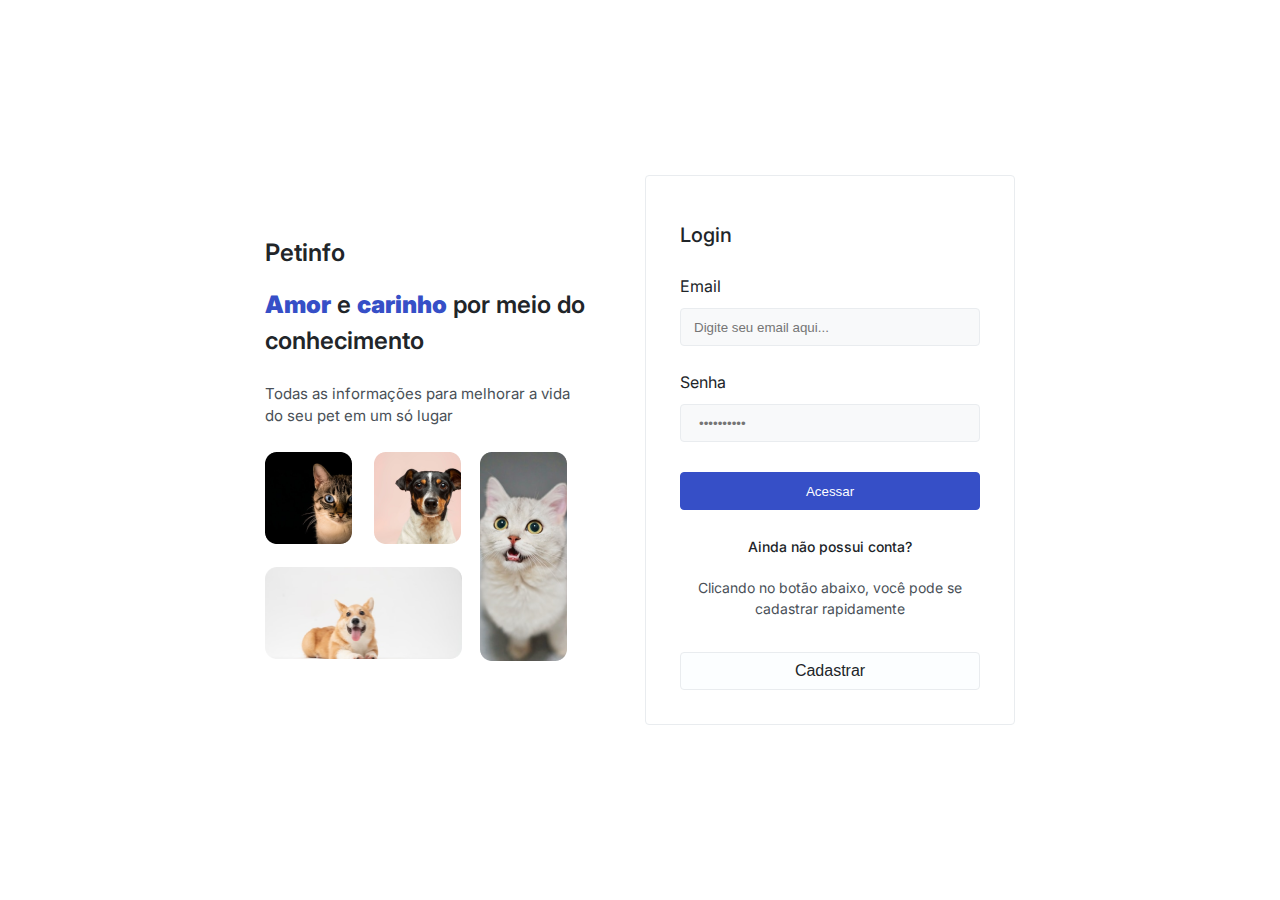
<file: index.html>
<!DOCTYPE html>
<html lang="pt-br">
  <head>
    <meta charset="UTF-8" />
    <meta http-equiv="X-UA-Compatible" content="IE=edge" />
    <meta name="viewport" content="width=device-width, initial-scale=1.0" />
    <title>Petinfo - Login</title>
    <link rel="stylesheet" href="./styles/globalStyles.css" />
    <link rel="stylesheet" href="./style.css" />
    <link rel="shortcut icon" href="./assets/icon.png" type="image/x-icon" />
    <script defer type="module" src="./login.js"></script>
  </head>
  <body>
    <div class="modal-loading hidden">
      <div class="spinner">
        <div class="loading"></div>
        <p class="loading-msg">LOADING</p>
      </div>
    </div>
    <main class="container">
      <div class="section-main">
        <section class="description">
          <h1>Petinfo</h1>
          <h2>
            <strong class="edit-strong">Amor</strong> e
            <strong class="edit-strong">carinho</strong> por meio do
            conhecimento
          </h2>
          <p>
            Todas as informações para melhorar a vida do seu pet em um só lugar
          </p>
          <div class="div-top-header">
            <div class="image-top-header">
              <div class="img-header">
                <img src="./assets/1.png" id="img-1" alt="" />
                <img src="./assets/2.png" id="img-2" alt="" />
              </div>
              <img src="./assets/3.png" id="img-3" alt="" />
            </div>
            <img src="./assets/4.png" id="img-4" alt="" />
          </div>
        </section>
        <section class="login">
          <div class="container-login">
            <h2>Login</h2>
            <form class="form-principal">
              <div class="username-div">
                <label for="username">Email</label>
                <input
                  type="email"
                  id="email"
                  required
                  placeholder="Digite seu email aqui..."
                />
              </div>
              <div class="password-div">
                <label for="password">Senha</label>
                <input
                  type="password"
                  id="password"
                  required
                  placeholder="••••••••••"
                />
              </div>
              <span class="msg-error hidden">A senha está incorreta</span>
              <button class="btn-acess">Acessar</button>
            </form>
            <small>Ainda não possui conta?</small>
            <p>Clicando no botão abaixo, você pode se cadastrar rapidamente</p>
            <button class="btn-register">Cadastrar</button>
          </div>
        </section>
      </div>
    </main>
  </body>
</html>
</file>
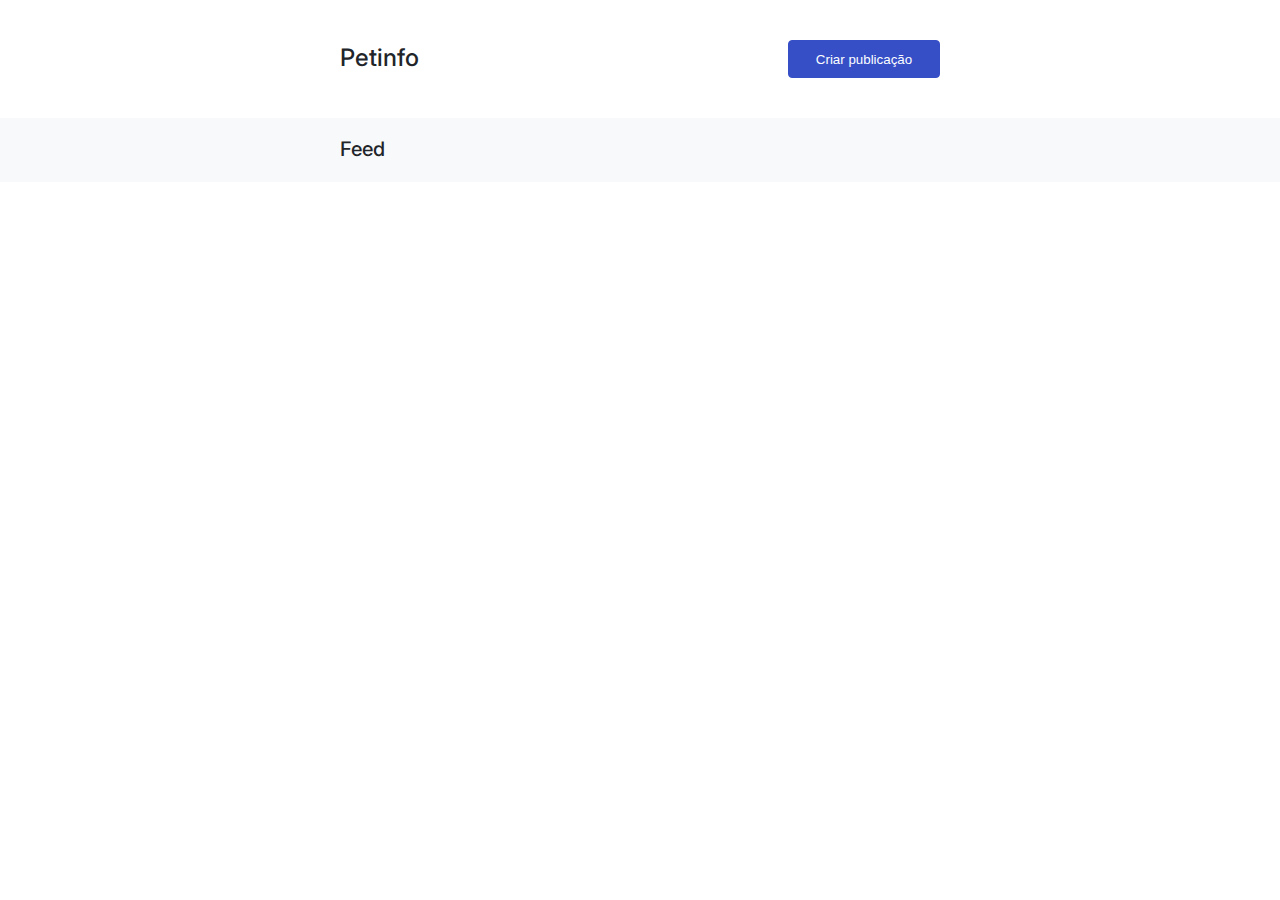
<file: principal/index.html>
<!DOCTYPE html>
<html lang="pt-br">
  <head>
    <meta charset="UTF-8" />
    <meta http-equiv="X-UA-Compatible" content="IE=edge" />
    <meta name="viewport" content="width=device-width, initial-scale=1.0" />
    <title>Petinfo - Principal</title>
    <link rel="stylesheet" href="../styles/globalStyles.css" />
    <link rel="stylesheet" href="./style.css" />
    <link rel="shortcut icon" href="./assets/icon.png" type="image/x-icon" />
    <script defer type="module" src="./principal.js"></script>
  </head>
  <body>
    <div class="modal-delete-container hidden">
      <div class="modal-delete">
        <div class="container-delete">
          <div class="top-modal-delete">
            <h3>Confirmação de exclusão</h3>
            <button class="xzinho-delete">X</button>
          </div>
          <h2 class="title-delete">
            Tem certeza que deseja excluir este post?
          </h2>
          <p class="paragraph-delete">
            Essa ação não poderá ser desfeita, então pedimos que tenha cautela
            antes de concluir
          </p>
          <div class="buttons-delete">
            <button class="btn-delete-cancel">Cancelar</button>
            <button class="btn-delete-submit">Sim, excluir este post</button>
          </div>
        </div>
      </div>
    </div>

    <div class="modal-edit-container hidden">
      <div class="modal-editpost">
        <div class="container-editpost">
          <div class="top-editpost">
            <h2>Edição</h2>
            <button class="xzinho">X</button>
          </div>
          <form class="form-edit">
            <label for="title">Título do post</label>
            <input
              type="text"
              id="title"
              class="title-edit"
              placeholder="Digite o título aqui..."
            />
            <label for="edit">Conteúdo do post</label>
            <textarea
              name="edit"
              placeholder="Faça as alterações do post..."
              id="content"
              class="content-edit"
              cols="20"
              rows="10"
              placeholder=""
            ></textarea>
            <div class="buttons-modal-edit">
              <button class="btn-cancel-edit">Cancelar</button>
              <button class="btn-edicao" type="submit">
                Salvar alterações
              </button>
            </div>
          </form>
        </div>
      </div>
    </div>

    <div class="modal-loading hidden">
      <div class="spinner">
        <div class="loading"></div>
        <p class="loading-msg">LOADING</p>
      </div>
    </div>

    <div class="modal-pai-maior hidden">
      <div class="modal-createpost">
        <div class="container-createpost">
          <div class="top-createpost">
            <h2>Criando novo post</h2>
            <button class="btn-create-close">X</button>
          </div>
          <form class="form-create">
            <label for="title">Título do post</label>
            <input
              type="text"
              id="title"
              placeholder="Digite o título aqui..."
            />
            <label for="content">Conteúdo do post</label>
            <textarea
              name="content"
              placeholder="Desenvolva o conteúdo do post aqui..."
              id="content"
              cols="20"
              rows="10"
              placeholder=""
            ></textarea>
            <div class="buttons-modal-post">
              <button class="btn-cancel">Cancelar</button>
              <button class="btn-publish" type="submit">Publicar</button>
            </div>
          </form>
        </div>
      </div>
    </div>

    <div class="modal-account hidden">
      <div class="container-modal-account">
        <h3 class="user-account">@samuelleaoui</h3>

        <button class="btn-exit-account">
          <img src="./assets/signout.png" alt="" />
          <h4 class="exit-account">Sair da conta</h4>
        </button>
      </div>
    </div>

    <div class="publish-modal-container hidden">
      <div class="modal-publish">
        <div class="container-publish">
          <div class="org-top-header-publish">
            <div class="top-card-publish">
              <div class="name-img-card-publish">
                <img class="image-publish" src="./assets/2.png" alt="" />
                <h4 class="name-publish">Samuel Leão</h4>
              </div>
              <div class="data-card-publish">
                <span class="color__1"></span>
                <small class="data-time-publish">Outubro de 2022</small>
              </div>
            </div>
            <div class="buttons">
              <button class="btn-excluir-publish">X</button>
            </div>
          </div>
          <h2 class="h2-publish">
            Outubro Rosa: Detalhes sobre a importância da prevenção do câncer de
            mama em cadelas e gatas
          </h2>
          <p class="paragraph-publish">
            Assim como em humanos, cadelas e gatas também podem desenvolver
            câncer de mama. Ainda hoje, para ambas as espécies, o câncer de mama
            tem maior incidência. Mesmo com a evolução da medicina veterinária e
            da oncologia, o câncer de mama muitas vezes não tem cura, sendo o
            tratamento paliativo uma alternativa para dar conforto às fêmeas.
            <br /><br />
            Por isso, a conscientização sobre o tema é uma das ações de
            prevenção de maior importância, principalmente para a campanha do
            outubro rosa. Então como podemos ajudar a prevenir o câncer de mama
            em cadelas e gatas? <br /><br />
            Assim como outros tipos de câncer, o câncer de mama pode ter
            inúmeras causas. Entre as mais comuns, temos fatores genéticos, como
            predisposição de algumas raças, exposição à poluição, tabagismo
            passivo, obesidade, além do fato de os pets estarem vivendo mais, o
            que também pode causar maior chances de tumores. No caso do câncer
            de mama, a influência hormonal é um dos fatores de maior
            contribuição para o aparecimento dessa doença.
          </p>
        </div>
      </div>
    </div>

    <div class="modal hidden">
      <div class="container-modal">
        <div class="modal-header">
          <div class="image-modal">
            <img src="./assets/check.png" alt="" />
          </div>
          <h3>Post deletado com sucesso!</h3>
        </div>
        <p>
          O post selecionado para exlusão foi deletado, a partir de agora não
          aparecerá no seu feed
        </p>
      </div>
    </div>

    <div class="container">
      <header class="header">
        <h1>Petinfo</h1>
        <div class="div-header">
          <button class="create-publish">Criar publicação</button>
        </div>
      </header>
    </div>
    <section class="feed">
      <div class="container">
        <h2>Feed</h2>
      </div>
    </section>
    <div class="container">
      <ul class="posts"></ul>
    </div>
  </body>
</html>
</file>
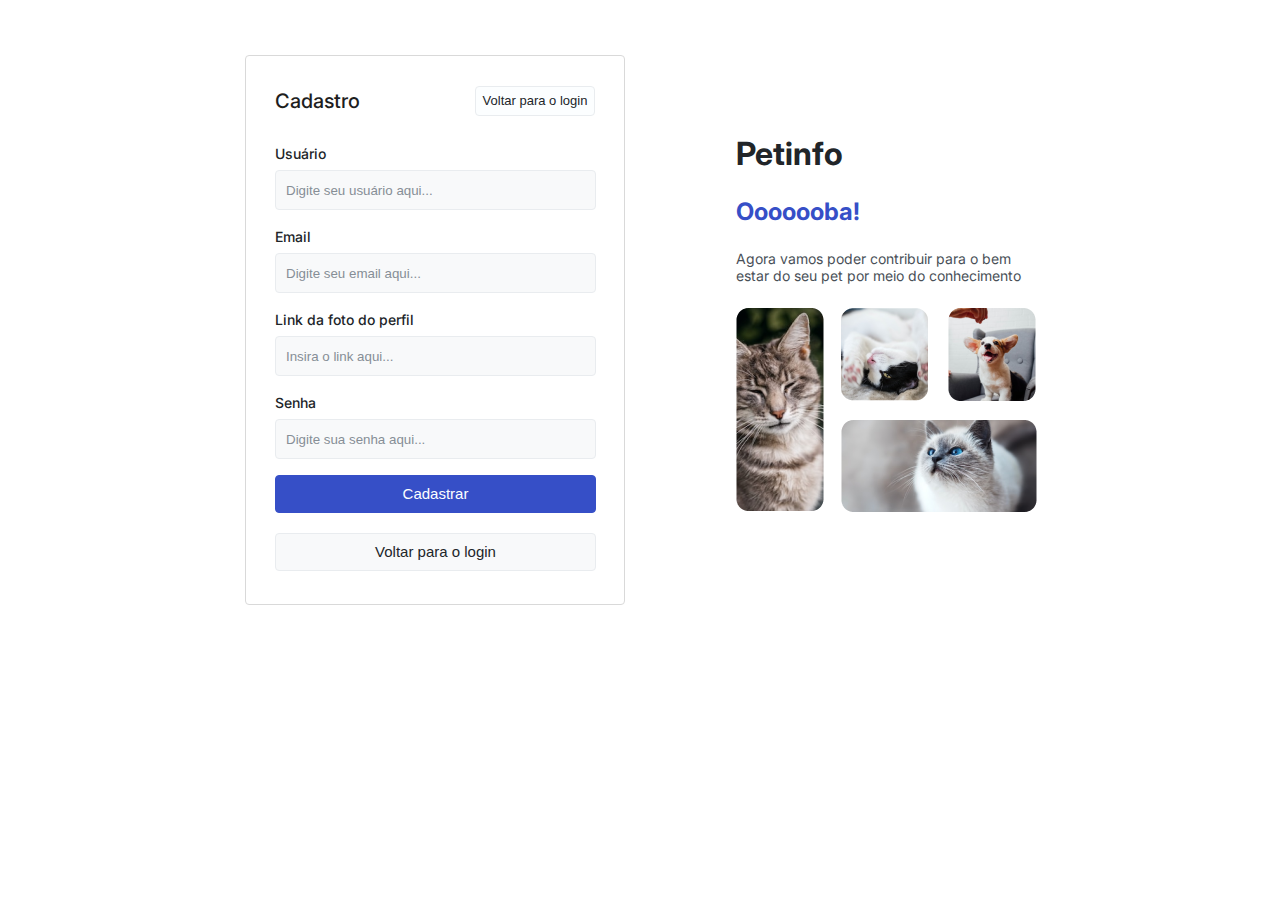
<file: register/index.html>
<!DOCTYPE html>
<html lang="pt-br">
  <head>
    <meta charset="UTF-8" />
    <meta http-equiv="X-UA-Compatible" content="IE=edge" />
    <meta name="viewport" content="width=device-width, initial-scale=1.0" />
    <title>Petinfo - Registro</title>
    <link rel="stylesheet" href="./style.css" />
    <link rel="stylesheet" href="../styles/globalStyles.css" />
    <link rel="shortcut icon" href="./assets/icon.png" type="image/x-icon">
    <script defer type="module" src="./register.js"></script>
  </head>
  <body>
    <div class="modal-loading hidden">
      <div class="spinner">
        <div class="loading"></div>
        <p class="loading-msg">LOADING</p>
      </div>
    </div>
    <div class="modal-container-err hidden">
      <div class="modal-error">
        <div class="container-modal">
          <div class="modal-header-close">
            <div class="image-modal-close">
              <img src="./assets/close.png" alt="" />
            </div>
            <h3 class="text-close">Cadastro mal-sucedido!</h3>
          </div>
          <p class="parapraph-error">
            Email e/ou usuário já cadastrados.
            
          </p>
        </div>
      </div>
    </div>
    <div class="modal-container hidden">
      <div class="modal">
        <div class="container-modal">
          <div class="modal-header">
            <div class="image-modal">
              <img src="./assets/check.png" alt="" />
            </div>
            <h3>Sua conta foi criada com sucesso!</h3>
          </div>
          <p>
            Agora você pode acessar os conteúdos utilizando seu usuário e senha
            na página de login:
            <a href="../index.html">Acessar página de login</a>
          </p>
        </div>
      </div>
    </div>

    <div class="container">
      <div class="div-total">
        <div class="login">
          <section class="form-login">
            <div class="container-login">
              <div class="topo-login">
                <div class="flex-top">
                  <h2>Cadastro</h2>
                  <button class="btn-back">Voltar para o login</button>
                </div>
              </div>
              <form class="form">
                <label for="username">Usuário</label>
                <input
                  class="input-register"
                  type="text"
                  id="username"
                  placeholder="Digite seu usuário aqui..."
                  required
                />
                <span class="erro-user hidden">Usuário indisponível</span>
                <label for="email">Email</label>
                <input
                  class="input-register"
                  type="email"
                  id="email"
                  placeholder="Digite seu email aqui..."
                  required
                />
                <span class="erro-email hidden">Email indisponível</span>
                <label for="avatar">Link da foto do perfil</label>
                <input
                  class="input-register"
                  type="text"
                  id="avatar"
                  placeholder="Insira o link aqui..."
                  required
                />
                <label for="password">Senha</label>
                <input
                  class="input-register"
                  type="password"
                  id="password"
                  placeholder="Digite sua senha aqui..."
                  minlength="8"
                  required
                />
                <button class="btn-register">Cadastrar</button>
              </form>
              <button class="btn-voltar">Voltar para o login</button>
            </div>
          </section>
        </div>
        <section class="aside-form">
          <h1>Petinfo</h1>
          <h2>Ooooooba!</h2>
          <p>
            Agora vamos poder contribuir para o bem estar do seu pet por meio do
            conhecimento
          </p>
          <div class="divzinha-5">
            <div class="divzinha-3">
              <img src="./assets/1.png" id="img-1" alt="" />
            </div>
            <div class="divzinha-4">
              <div class="divzinha-1">
                <img src="./assets/2.png" id="img-2" alt="" />
                <img src="./assets/3.png" id="img-3" alt="" />
              </div>
              <div class="divzinha-2">
                <img src="./assets/4.png" id="img-4" alt="" />
              </div>
            </div>
          </div>
        </section>
      </div>
    </div>
  </body>
</html>
</file>
<file: styles/globalStyles.css>
@import url('https://fonts.googleapis.com/css2?family=Inter:wght@100;200;400;500;600;700;800;900&display=swap');

* {
  margin: 0;
  padding: 0;
  box-sizing: border-box;
}

:root {
  --brand100: "hsl(230, 57%, 50%)";
  --brand200: "hsl(230, 68%, 54%)";
  --gray100: "hsl(210, 11%, 15%)";
  --gray200: "hsl(210, 10%, 23%)";
  --gray300: "hsl(210, 9%, 31%)";
  --gray400: "hsl(210, 7%, 56%)";
  --gray500: "hsl(210, 11%, 71%)";
  --gray600: "hsl(210, 16%, 93%)";
  --gray700: "hsl(210, 17%, 95%)";
  --gray800: "hsl(210, 17%, 98%)";
  --gray900: "hsl(200, 100%, 99%)";
  --alert100: "hsl(349, 57%, 50%)";
  --alert200: "hsl(349, 69%, 55%)";
  --sucess100: "hsl(162, 88%, 26%)";
}

body {
  font-family: "Inter", sans-serif;
}

button {
  cursor: pointer;
}
</file>
<file: style.css>
.container {
  margin: 0 auto;
  width: 750px;
}

body {
  transition: 0.8s ease;
  animation: smoothShow 800ms;
}

.section-main {
  display: flex;
  height: 100vh;
  justify-content: center;
  align-items: center;
  gap: 40px;
}

.description {
  display: flex;
  flex-direction: column;
  width: 340px;
}

.description h1 {
  color: #212529;
  font-weight: 600;
  font-size: 24px;
  margin-bottom: 20px;
}

.description h2 {
  color: #212529;
  font-weight: 600;
  margin-bottom: 24px;
  line-height: 150%;
  width: 391px;
  font-size: 24px;
}

.description p {
  color: #495057;
  line-height: 150%;
  margin-bottom: 24px;
  font-size: 15px;
  width: 320px;
}

.edit-strong {
  color: #364fc7;
}

#img-1 {
  width: 87px;
  height: 92px;
}

#img-2 {
  width: 87px;
  height: 92px;
  margin-left: 18px;
}

#img-3 {
  width: 197px;
  height: 92px;
  margin-top: 19px;
}

#img-4 {
  width: 87px;
  height: 209px;
  margin-left: 18px;
}

.div-top-header {
  display: flex;
}

.login {
  width: 400px;
  height: 550px;
  display: flex;
  flex-direction: column;
  border: 1px solid #e9ecef;
  border-radius: 4px;
}

.login h2 {
  color: #212529;
  font-weight: 500;
  font-size: 20px;
  line-height: 150%;
  margin-top: 44px;
}

.username-div {
  display: flex;
  flex-direction: column;
}

.username-div label {
  color: #212529;
  font-size: 16px;
  margin-top: 26px;
  margin-bottom: 12px;
}

.username-div input {
  width: 300px;
  height: 38px;
  background: #f8f9fa;
  border: 1px solid #e9ecef;
  border-radius: 4px;
  padding-left: 13px;
  outline: none;
}

.password-div {
  display: flex;
  flex-direction: column;
}

.password-div label {
  color: #212529;
  font-size: 16px;
  margin-top: 26px;
  margin-bottom: 12px;
}

.password-div input {
  width: 300px;
  height: 38px;
  background: #f8f9fa;
  border: 1px solid #e9ecef;
  border-radius: 4px;
  margin-bottom: 30px;
  padding-left: 18px;
  outline: none;
}

.spinner-img {
  animation: loading 1s infinite;
}


.container-login {
  width: 300px;
  margin: 0 auto;
}

.btn-acess {
  width: 300px;
  height: 38px;
  background: #364fc7;
  border: 1px solid #364fc7;
  border-radius: 4px;
  color: #fcfeff;
}

.login small {
  color: #212529;
  font-weight: 500;
  font-size: 14px;
  line-height: 150%;
  margin-top: 26px;
  display: block;
  text-align: center;
  margin-bottom: 20px;
}

.login p {
  font-weight: 400;
  font-size: 14px;
  line-height: 150%;
  color: #495057;
  text-align: center;
}

.btn-register {
  width: 300px;
  height: 38px;
  background: #fcfeff;
  border: 1px solid #e9ecef;
  border-radius: 4px;
  color: #212529;
  font-weight: 500;
  font-size: 16px;
  line-height: 150%;
  margin-top: 33px;
}

.msg-error {
  display: block;
  color: #c73650;
  font-weight: 400;
  font-size: 13px;
  margin-bottom: 20px; 
  margin-top: -20px;
}

.modal-loading {
  position: fixed;
  width: 100%;
  height: 100vh;
  display: flex;
  justify-content: center;
  align-items: center;
  top: 0;
  left: 0;
  background-color: rgba(0, 0, 0, 0.5);
  z-index: 1;
}

.spinner {
  width: 100px;
  height: 50px;
  position: absolute;
  top: 0;
  bottom: 0;
  right: 0;
  left: 0;
  margin: auto;
  text-align: center;
}

.loading {
  width: 20px;
  height: 20px;
  background-color: #364FC7;
  border-radius: 50%;
  display: inline-block;
  animation: motion 2.2s infinite;
}

.loading-msg {
  color: #fff;
  margin-top: 5px;
  font-family: sans-serif;
  letter-spacing: 3px;
  font-size: 10px;
}

.hidden {
  display: none;
}

@keyframes loading {
  0% {
    transform: rotate(0deg);
  }

  100% {
    transform: rotate(360deg);
  }
}


@keyframes smoothShow {
  0% {
    opacity: 0;
  }
  100% {
    opacity: 1;
  }
}

@keyframes motion {
  0% {
    transform: translateX(0) scale(1);
  }
  25% {
    transform: translateX(-50px) scale(0.3);
  }
  50% {
    transform: translateX(0) scale(1);
  }
  75% {
    transform: translateX(50px) scale(0.3);
  }
  100% {
    transform: translateX(0) scale(1);
  }
}
</file>
<file: principal/style.css>
.container {
  margin: 0 auto;
  width: 600px;
}

.header {
  display: flex;
  justify-content: space-between;
  margin-top: 40px;
}

.header h1 {
  font-weight: 500;
  font-size: 24px;
  line-height: 150%;
  color: #212529;
}

body {
  transition: 0.8s ease;
  animation: smoothShow 800ms;
}

.div-header {
  display: flex;
  gap: 20px;
  text-align: center;
}

.top-createpost h2 {
  color: #212529;
}

.div-header img {
  width: 40px;
  height: 40px;
  border-radius: 50%;
  border: 2px solid #ffffff;
}

.div-header img:hover {
  border: 2px solid #767f88;
  cursor: pointer;
}

.div-header button {
  width: 152px;
  height: 38px;
  background: #364fc7;
  border: 1px solid #364fc7;
  border-radius: 4px;
  color: #fcfeff;
}

.div-header button:hover {
  background: #445fe7;
  border: 1px solid #445fe7;
}

.feed {
  background-color: #f8f9fa;
  height: 64px;
  padding: 16px 0px;
  margin-top: 40px;
}

.feed h2 {
  color: #212529;
  font-weight: 500;
  font-size: 20px;
  line-height: 150%;
}

input {
  outline: none;
}

textarea {
  outline: none;
}

.color__1 {
  width: 3px;
  height: 20px;
  background-color: #e9ecef;
  display: block;
  margin-top: 31px;
}

li {
  list-style: none;
  animation: smoothShow 800ms;
}

.top-card {
  display: flex;
}

.top-card-publish {
  display: flex;
}

.name-img-card {
  display: flex;
  align-items: center;
  gap: 8px;
  margin-right: 11px;
  padding-top: 20px;
}

.name-img-card h4 {
  color: #212529;
  font-size: 14px;
}

small {
  display: block;
  margin-bottom: 15px;
}

.data-card {
  display: flex;
  gap: 10px;
}

.data-card-publish {
  display: flex;
  gap: 10px;
}

.container-publish {
  margin: 0 auto;
  width: 600px;
}

.data-card-publish small {
  padding-top: 33px;
  color: #868e96;
  font-size: 12px;
}

.data-card small {
  padding-top: 33px;
  color: #868e96;
  font-size: 12px;
}

.org-top-header {
  display: flex;
  justify-content: space-between;
  margin-top: 12px;
}

.org-top-header-publish {
  display: flex;
  justify-content: space-between;
  margin-top: 12px;
}

.buttons {
  margin-top: 25px;
  display: flex;
  gap: 10px;
}

.btn-edit {
  width: 60px;
  height: 29px;
  background: #fff;
  border: 1px solid #f1f3f5;
  border-radius: 4px;
  font-weight: 600;
  font-size: 14px;
  line-height: 150%;
  color: #3d464e;
}

.btn-excluir {
  width: 60px;
  height: 29px;
  background: #f1f3f5;
  border: 1px solid #f1f3f5;
  border-radius: 4px;
  font-weight: 500;
  font-size: 14px;
  line-height: 150%;
  color: #6f757a;
}

.btn-excluir-publish {
  width: 30px;
  height: 29px;
  background: #f1f3f5;
  border: 1px solid #f1f3f5;
  border-radius: 4px;
  font-weight: 500;
  font-size: 14px;
  line-height: 150%;
  color: #6f757a;
}

.org-top-header h2 {
  color: #212529;
  font-size: 10px;
}

.name-img-card-publish h4 {
  font-size: 14px;
  line-height: 150%;
  color: #212529;
}

.h2-publish {
  font-weight: 600;
  font-size: 22px;
  line-height: 150%;
  color: #212529;
  margin-top: 24px;
  margin-bottom: 20px;
}

.paragraph-publish {
  font-weight: 400;
  font-size: 14px;
  line-height: 150%;
  height: 100%;
  margin-bottom: 30px;
  color: #495057;
}

.org-top-header-publish h2 {
  font-weight: 600;
  font-size: 214px;
  line-height: 150%;
  color: #212529;
}

.title-li {
  color: #212529;
  font-size: 18px;
  margin-top: 18px;
}

.paragraph-li {
  color: #495057;
  margin-top: 20px;
  font-size: 15px;
}

.acess-btn {
  font-weight: 600;
  font-size: 15px;
  line-height: 150%;
  color: #5069e6;
  border: none;
  background-color: #fff;
  margin-top: 15px;
}

.posts {
  display: flex;
  flex-direction: column;
  gap: 10px;
  margin-bottom: 70px;
}

.container-modal {
  width: 390px;
  margin: 0 auto;
}

.modal {
  background: #fcfeff;
  box-shadow: 0px 4px 30px -12px rgba(0, 0, 0, 0.1);
  border-radius: 4px;
  width: 441.73px;
  height: 125px;
  position: fixed;
  right: 18px;
  box-shadow: 1px 3px 15px 0px rgba(0, 0, 0, 0.2);
  bottom: 12px;
  animation: toastIt 4000ms ease-in forwards
}

.image-modal {
  background: #087f5b;
  border-radius: 112.5px;
  width: 24px;
  height: 24px;
  text-align: center;
}

.modal-header {
  display: flex;
  margin-top: 20px;
  gap: 10px;
  align-items: center;
}

.modal-header h3 {
  color: #087f5b;
  font-size: 16px;
}

.modal p {
  font-weight: 400;
  font-size: 14px;
  line-height: 150%;
  color: #343a40;
  margin-top: 15px;
}

.modal-createpost {
  width: 580px;
  height: 460px;
  background: #fcfeff;
  border-radius: 8px;
  position: fixed;
  animation: transition 1.4s ease;
  top: 60px;
}

.modal-publish {
  background: #fcfeff;
  border-radius: 8px;
  position: fixed;
  width: 700px;
  min-height: 230px;
  max-height: 500px;
  overflow-y: auto;
  top: 60px;
  animation: transition 1.4s ease;

}

.modal-pai-maior {
  position: fixed;
  width: 100%;
  height: 100vh;
  display: flex;
  justify-content: center;
  align-items: center;
  top: 0;
  left: 0;
  background-color: rgba(0, 0, 0, 0.5);
}

.publish-modal-container {
  position: fixed;
  width: 100%;
  height: 100vh;
  display: flex;
  justify-content: center;
  align-items: center;
  top: 0;
  left: 0;
  background-color: rgba(0, 0, 0, 0.5);
}

.btn-exit-account {
  display: flex;
  width: 215px;
  height: 62px;
  margin-top: 10px;
  gap: 10px;
  align-items: center;
}

.exit-account {
  font-weight: 500;
  font-size: 13px;
  line-height: 150%;
  color: #212529;
}

.btn-exit-account {
  border: none;
  background-color: #fcfeff;
  width: 200px;
  height: 50px;
}

.btn-exit-account h4:hover {
  text-decoration: underline;
}

.btn-exit-account img {
  width: 17px;
  height: 16px;
}

.modal-account {
  background: #fcfeff;
  border-radius: 8px;
  position: absolute;
  width: 215px;
  height: 100px;
  top: 82px;
  right: 386px;
  box-shadow: 2px 4px 16px 4px rgba(0, 0, 0, 0.1);

}

.user-account {
  font-weight: 500;
  font-size: 14px;
  line-height: 150%;
  color: #212529;
  margin-top: 15px;
}

.container-modal-account {
  margin: 0 auto;
  width: 185px;
}

.container-createpost {
  margin: 0 auto;
  width: 500px;
}

.btn-excluir:hover {
  width: 60px;
  height: 29px;
  background: #f5f6f7;
  border: 1px solid #f1f3f5;
  border-radius: 4px;
  font-weight: 500;
  font-size: 14px;
  line-height: 150%;
  color: #282a2b;
}

.btn-edit:hover {
  width: 60px;
  height: 29px;
  background: #faf9f9;
  border: 1px solid #f1f3f5;
  border-radius: 4px;
  font-weight: 600;
  font-size: 14px;
  line-height: 150%;
  color: #3d464e;
}

.acess-btn:hover {
  text-decoration: underline;
}

.top-createpost {
  display: flex;
  margin-top: 20px;
  justify-content: space-between;
}

.top-createpost h2 {
  font-style: normal;
  font-weight: 500;
  font-size: 20px;
  line-height: 150%;
}

.top-createpost button {
  background: #e9ecef;
  border-radius: 4px;
  width: 38px;
  height: 32px;
  border: none;
  color: #868e96;
  text-align: center;
}

.form-create {
  display: flex;
  flex-direction: column;
  margin-top: 50px;
}

.form-create label {
  margin-bottom: 10px;
}

.form-create input {
  background: #f8f9fa;
  border: 1px solid #d9d9d9;
  border-radius: 4px;
  width: 500px;
  height: 40px;
  margin-bottom: 30px;
  padding-left: 14px;
}

#content {
  padding-left: 10px;
  padding-top: 10px;
  background: #f8f9fa;
  border: 1px solid #d9d9d9;
  border-radius: 4px;
}

#content::placeholder {
  color: #495057;
}

.btn-cancel {
  background: #e9ecef;
  border-radius: 4px;
  width: 105px;
  height: 34px;
  color: #868e96;
  border: none;
}

.btn-publish {
  width: 101px;
  height: 34px;
  background: #364fc7;
  border-radius: 4px;
  color: #fcfeff;
  border: none;
}

.buttons-modal-post {
  display: flex;
  justify-content: flex-end;
  gap: 10px;
  margin-top: 17px;
}

.hidden {
  display: none;
}

textarea {
  resize: none;
}

.name-img-card img {
  width: 32px;
  height: 32px;
  border-radius: 50%;
}

.name-img-card-publish {
  display: flex;
  align-items: center;
  gap: 8px;
  margin-right: 11px;
  padding-top: 20px;
}

.name-img-card-publish img {
  width: 32px;
  height: 32px;
  border-radius: 50%;
}

.modal-edit-container {
  position: fixed;
  width: 100%;
  height: 100vh;
  display: flex;
  justify-content: center;
  align-items: center;
  top: 0;
  left: 0;
  background-color: rgba(0, 0, 0, 0.5);
}

.modal-editpost {
  width: 580px;
  height: 460px;
  background: #fcfeff;
  border-radius: 8px;
  position: fixed;
  animation: transition 1.4s ease;
  top: 60px;
}

.container-editpost {
  margin: 0 auto;
  width: 500px;
}

.top-editpost {
  display: flex;
  margin-top: 20px;
  justify-content: space-between;
}

.top-editpost h2 {
  font-style: normal;
  font-weight: 500;
  font-size: 20px;
  line-height: 150%;
}

.top-editpost button {
  background: #e9ecef;
  border-radius: 4px;
  width: 38px;
  height: 32px;
  border: none;
  color: #868e96;
  text-align: center;
}

.form-edit {
  display: flex;
  flex-direction: column;
  margin-top: 40px;
}

.form-edit label {
  margin-bottom: 10px;
}

.form-edit input {
  background: #f8f9fa;
  border: 1px solid #d9d9d9;
  border-radius: 4px;
  width: 500px;
  height: 40px;
  margin-bottom: 30px;
  padding-left: 14px;
}

#edit {
  padding-left: 10px;
  padding-top: 10px;
  background: #f8f9fa;
  border: 1px solid #d9d9d9;
  border-radius: 4px;
}

#edit::placeholder {
  color: #495057;
}

.buttons-modal-edit {
  display: flex;
  justify-content: flex-end;
  gap: 10px;
  margin-top: 20px;
}

.btn-cancel-edit {
  background: #e9ecef;
  border-radius: 4px;
  width: 105px;
  height: 34px;
  color: #868e96;
  border: none;
}

.btn-edicao {
  width: 130px;
  height: 34px;
  background: #364fc7;
  border-radius: 4px;
  color: #fcfeff;
  border: none;
}

.modal-delete-container {
  position: fixed;
  width: 100%;
  height: 100vh;
  display: flex;
  justify-content: center;
  align-items: center;
  top: 0;
  left: 0;
  background-color: rgba(0, 0, 0, 0.5);
}

.modal-delete {
  background: #fcfeff;
  border-radius: 8px;
  position: fixed;
  width: 600px;
  height: 230px;
  top: 80px;
  animation: transition 1.4s ease;
}

.container-delete {
  width: 550px;
  margin: 0 auto;
}

.top-modal-delete {
  display: flex;
  justify-content: space-between;
  margin-top: 30px;
  align-items: center;
}

.top-modal-delete h3 {
  font-size: 16px;
  line-height: 150%;
  color: #212529;
}

.top-modal-delete button {
  width: 30px;
  height: 30px;
  background: #e9ecef;
  border-radius: 4px;
  border: none;
  text-align: center;
}

.title-delete {
  font-weight: 500;
  font-size: 19px;
  line-height: 150%;
  margin-top: 20px;
  color: #212529;
  margin-bottom: 16px;
}

.paragraph-delete {
  font-weight: 400;
  font-size: 13px;
  line-height: 150%;
  color: #495057;
 
}

.buttons-delete {
  display: flex;
  gap: 20px;
  margin-top: 30px;
}

.btn-delete-cancel {
  width: 97px;
  height: 33px;
  background: #e9ecef;
  border: 1px solid #e9ecef;
  border-radius: 4px;
  font-size: 13px;
  line-height: 150%;
  color: #868e96;
}

.btn-delete-submit {
  width: 189px;
  height: 33px;
  background: #c73650;
  border: 1px solid #c73650;
  border-radius: 4px;
  font-weight: 500;
  font-size: 13px;
  line-height: 150%;
  color: #fcfeff;
}

.modal-loading {
  position: fixed;
  width: 100%;
  height: 100vh;
  display: flex;
  justify-content: center;
  align-items: center;
  top: 0;
  left: 0;
  background-color: rgba(0, 0, 0, 0.5);
  z-index: 1;
}

.spinner {
  width: 100px;
  height: 50px;
  position: absolute;
  top: 0;
  bottom: 0;
  right: 0;
  left: 0;
  margin: auto;
  text-align: center;
}

.loading {
  width: 20px;
  height: 20px;
  background-color: #364FC7;
  border-radius: 50%;
  display: inline-block;
  animation: motion 2.2s infinite;
}

.loading-msg {
  color: #fff;
  margin-top: 5px;
  font-family: sans-serif;
  letter-spacing: 3px;
  font-size: 10px;
}

.hidden {
  display: none;
}

@keyframes smoothShow {
  0% {
    opacity: 0;
  }
  100% {
    opacity: 1;
  }
}

@keyframes motion {
  0% {
    transform: translateX(0) scale(1);
  }
  25% {
    transform: translateX(-50px) scale(0.3);
  }
  50% {
    transform: translateX(0) scale(1);
  }
  75% {
    transform: translateX(50px) scale(0.3);
  }
  100% {
    transform: translateX(0) scale(1);
  }
}

@keyframes transition {
  from {
    opacity: 0;
    transform: translateY(-70%);
  } to {
    opacity: 1;
    transform: translateY(0%);
  }
}

@keyframes toastIt {
  0%   {right: -500px; bottom: 20px}
  10%  {right: 20px; bottom: 20px}
  50%  {right: 20px; bottom: 20px}
  60%  {right: 20px; bottom: 20px}
  70%  {right: 20px; bottom: 20px}
  80%  {right: 50px; bottom: 20px}
  90%  {right: -500px; bottom: 20px}
  100% {right: -500px; bottom: 20px}
}
</file>
<file: register/style.css>
.container {
  margin: 0 auto;
  width: 790px;
}

.container-login {
  margin: 0 auto;
  width: 320px;
}

.form-login {
  border: 1px solid #d9d9d9;
  border-radius: 4px;
  width: 380px;
  height: 550px;
}

.login {
  width: 609px;
  height: 640px;
  display: flex;
  justify-content: center;
  align-items: center;
  margin-top: 10px;
}

.flex-top {
  display: flex;
  justify-content: space-between;
  margin-bottom: 27px;
  margin-top: 30px;
}

.flex-top h2 {
  color: #1e1e1e;
  font-weight: 500;
  font-size: 20px;
  line-height: 150%;
}

.flex-top button {
  color: #212529;
  border: 1px solid #e9ecef;
  border-radius: 4px;
  background: #fcfeff;
  font-weight: 500;
  font-size: 13px;
  line-height: 150%;
  width: 120px;
}

.div-total {
  display: flex;
  gap: 111px;
}

.flex-top {
  display: flex;
}

.flex-image {
  display: flex;
}

.btn-back:hover {
  border: 1px solid #d5d5d8;
}

.modal-container {
  position: fixed;
  width: 100%;
  height: 100vh;
  display: flex;
  justify-content: center;
  align-items: center;
  top: 0;
  left: 0;
  background-color: rgba(0, 0, 0, 0.5);
}

.divzinha-5 {
  display: flex;
}

form {
  display: flex;
  flex-direction: column;
}

form label {
  font-weight: 500;
  font-size: 14px;
  line-height: 150%;
  color: #212529;
  margin-bottom: 6px;
}

form input {
  width: 321px;
  height: 40px;
  background: #f8f9fa;
  border: 1px solid #e9ecef;
  border-radius: 4px;
  padding-left: 10px;
  margin-bottom: 16px;
  outline: none;
}

form input::placeholder {
  color: #868e96;
}

body {
  transition: 0.8s ease;
  animation: smoothShow 800ms;
}


.erro-user {
  display: block;
  color: #c73650;
  font-weight: 400;
  font-size: 12px;
  margin-top: -15px;
  text-align: end;
}

.erro-email {
  display: block;
  color: #c73650;
  font-weight: 400;
  font-size: 12px;
  margin-top: -15px;
  text-align: end;
}

.btn-register {
  width: 321px;
  height: 38px;
  background: #364fc7;
  border: 1px solid #364fc7;
  border-radius: 4px;
  font-weight: 500;
  font-size: 15px;
  line-height: 150%;
  color: #fcfeff;
  margin-bottom: 20px;
}

.btn-register:hover {
  background: #3d57d8;
}

.btn-voltar {
  width: 321px;
  height: 38px;
  font-weight: 500;
  font-size: 15px;
  line-height: 150%;
  color: #212529;
  background: #f8f9fa;
  border: 1px solid #e9ecef;
  border-radius: 4px;
}

.btn-voltar:hover {
  border: 1px solid #d5d5d8;
}

.aside-form {
  display: flex;
  flex-direction: column;
  justify-content: center;
}

#img-1 {
  margin-right: 17px;
}

#img-2 {
  margin-right: 16px;
}

#img-4 {
  margin-top: 15px;
}

.aside-form h1 {
  color: #212529;
  margin-bottom: 24px;
}

.aside-form h2 {
  color: #364fc7;
  margin-bottom: 24px;
}

.aside-form p {
  margin-bottom: 24px;
  color: #495057;
  font-size: 14px;
}

.container-modal {
  width: 390px;
  margin: 0 auto;
}

.modal {
  background: #fcfeff;
  box-shadow: 0px 4px 30px -12px rgba(0, 0, 0, 0.1);
  border-radius: 4px;
  width: 441.73px;
  height: 125px;
  position: absolute;
  right: 18px;
  box-shadow: 1px 3px 15px 0px rgba(0, 0, 0, 0.51);
  bottom: 12px;
  animation: toastIt 2000ms ease-in forwards
}

.image-modal {
  background: #087f5b;
  border-radius: 112.5px;
  width: 24px;
  height: 24px;
  text-align: center;
}

.modal-header {
  display: flex;
  margin-top: 20px;
  gap: 10px;
  align-items: center;
}

.modal-header h3 {
  color: #087f5b;
  font-size: 16px;
}

.modal p {
  font-weight: 400;
  font-size: 13px;
  line-height: 150%;
  color: #343a40;
  margin-top: 15px;
}

.modal-error {
  background: #fcfeff;
  box-shadow: 0px 4px 30px -12px rgba(0, 0, 0, 0.1);
  border-radius: 4px;
  width: 441.73px;
  height: 125px;
  position: absolute;
  right: 18px;
  box-shadow: 1px 3px 15px 0px rgba(0, 0, 0, 0.51);
  bottom: 12px;
  animation: smooth 4000ms ease-in forwards
}

.modal-container-err {
  position: fixed;
  width: 100%;
  height: 100vh;
  display: flex;
  justify-content: center;
  align-items: center;
  top: 0;
  left: 0;
  background-color: rgba(0, 0, 0, 0.5);
 
}

.image-modal-close img {
  width: 24px;
  height: 24px;
}
.image-modal-close {
  background-color: #D7443E;
  border-radius: 50%;
  width: 24px;
  height: 24px;
}

.modal-header-close {
  display: flex;
  margin-top: 20px;
  gap: 10px;
  align-items: center;
}

.text-close {
  color: #D7443E;
}

.parapraph-error {
  margin-top: 10px;
}

.modal-loading {
  position: fixed;
  width: 100%;
  height: 100vh;
  display: flex;
  justify-content: center;
  align-items: center;
  top: 0;
  left: 0;
  background-color: rgba(0, 0, 0, 0.5);
  z-index: 1;
}

.spinner {
  width: 100px;
  height: 50px;
  position: absolute;
  top: 0;
  bottom: 0;
  right: 0;
  left: 0;
  margin: auto;
  text-align: center;
}

.loading {
  width: 20px;
  height: 20px;
  background-color: #364FC7;
  border-radius: 50%;
  display: inline-block;
  animation: motion 2.2s infinite;
}

.loading-msg {
  color: #fff;
  margin-top: 5px;
  font-family: sans-serif;
  letter-spacing: 3px;
  font-size: 10px;
}

.hidden {
  display: none;
}


@keyframes toastIt {
  0%   {right: -500px; bottom: 20px}
  50%  {right: 30px; bottom: 20px}
  100% {right: 30px; bottom: 20px}
}

@keyframes smooth {
  0%   {right: -500px; bottom: 20px}
  10%  {right: 20px; bottom: 20px}
  50%  {right: 20px; bottom: 20px}
  60%  {right: 20px; bottom: 20px}
  70%  {right: 20px; bottom: 20px}
  80%  {right: 50px; bottom: 20px}
  90%  {right: -500px; bottom: 20px}
  100% {right: -500px; bottom: 20px}
}

@keyframes smoothShow {
  0% {
    opacity: 0;
  }
  100% {
    opacity: 1;
  }
}

@keyframes motion {
  0% {
    transform: translateX(0) scale(1);
  }
  25% {
    transform: translateX(-50px) scale(0.3);
  }
  50% {
    transform: translateX(0) scale(1);
  }
  75% {
    transform: translateX(50px) scale(0.3);
  }
  100% {
    transform: translateX(0) scale(1);
  }
}
</file>
